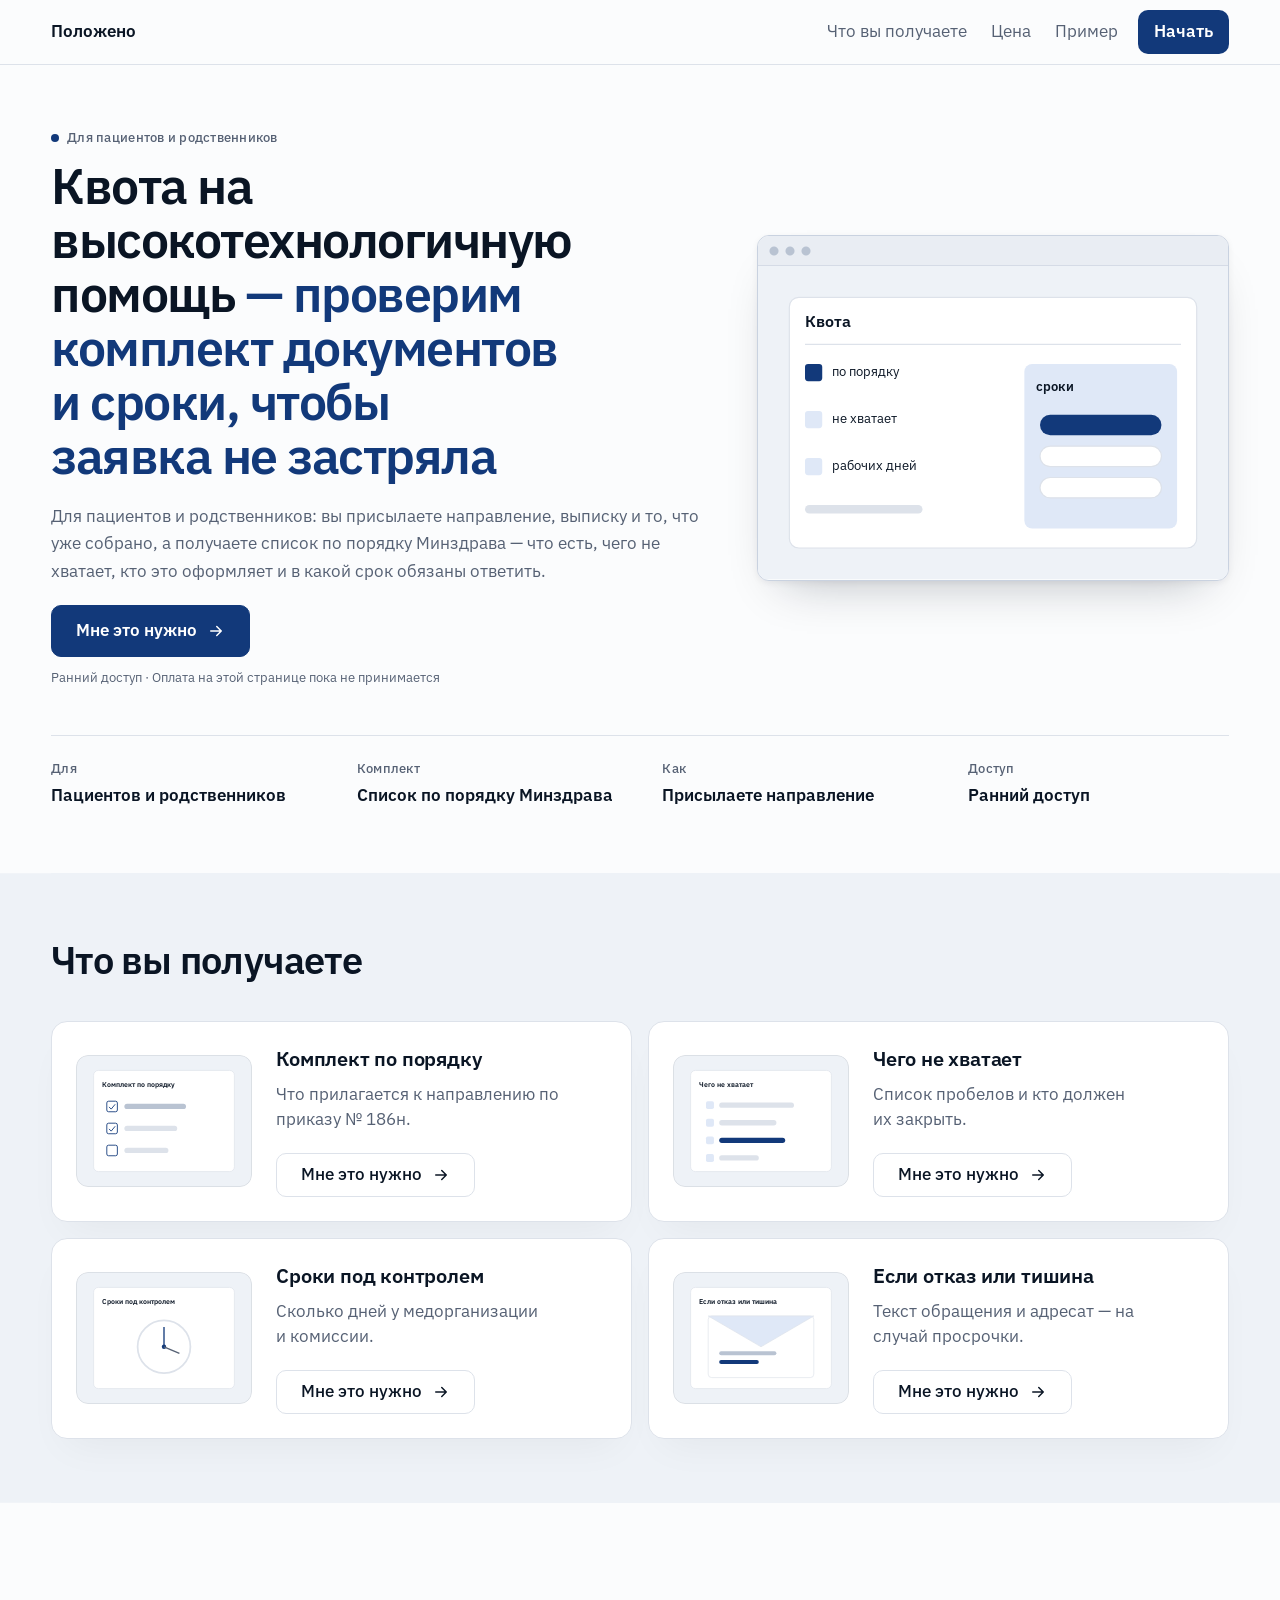
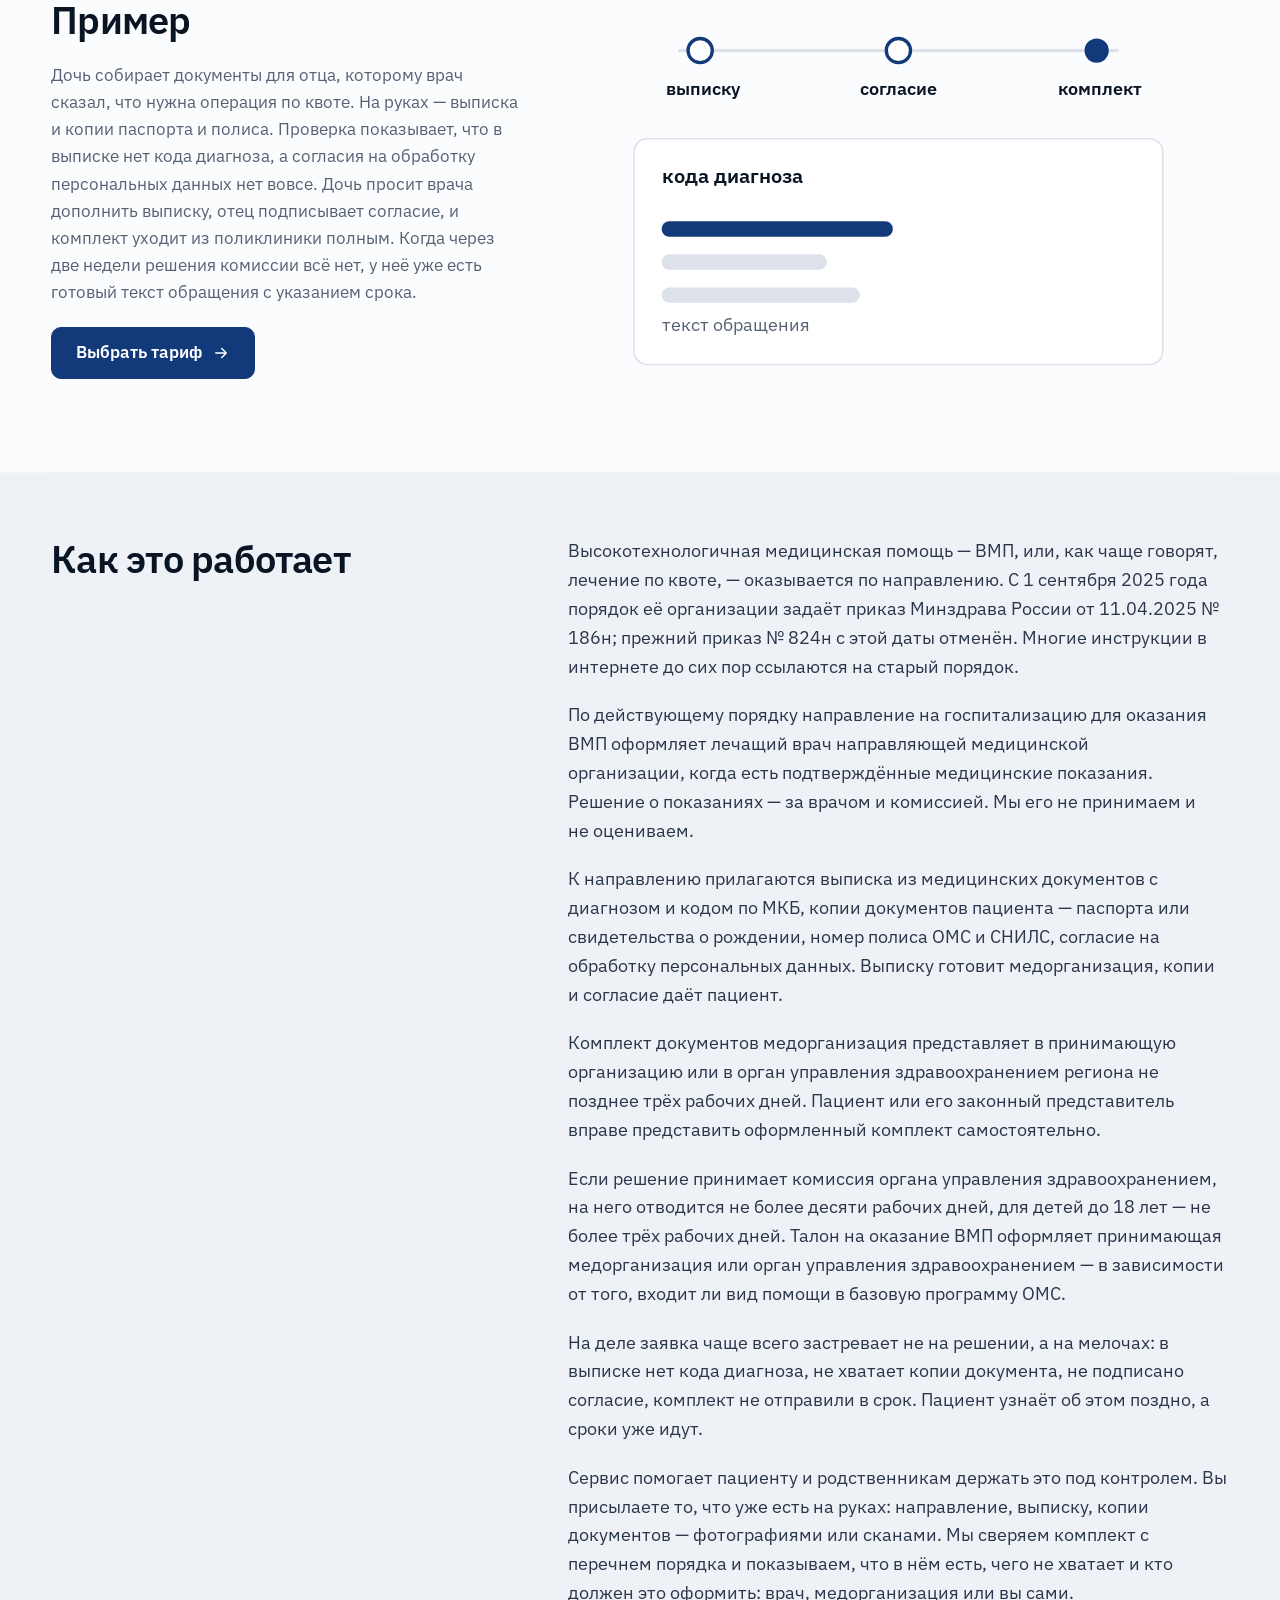
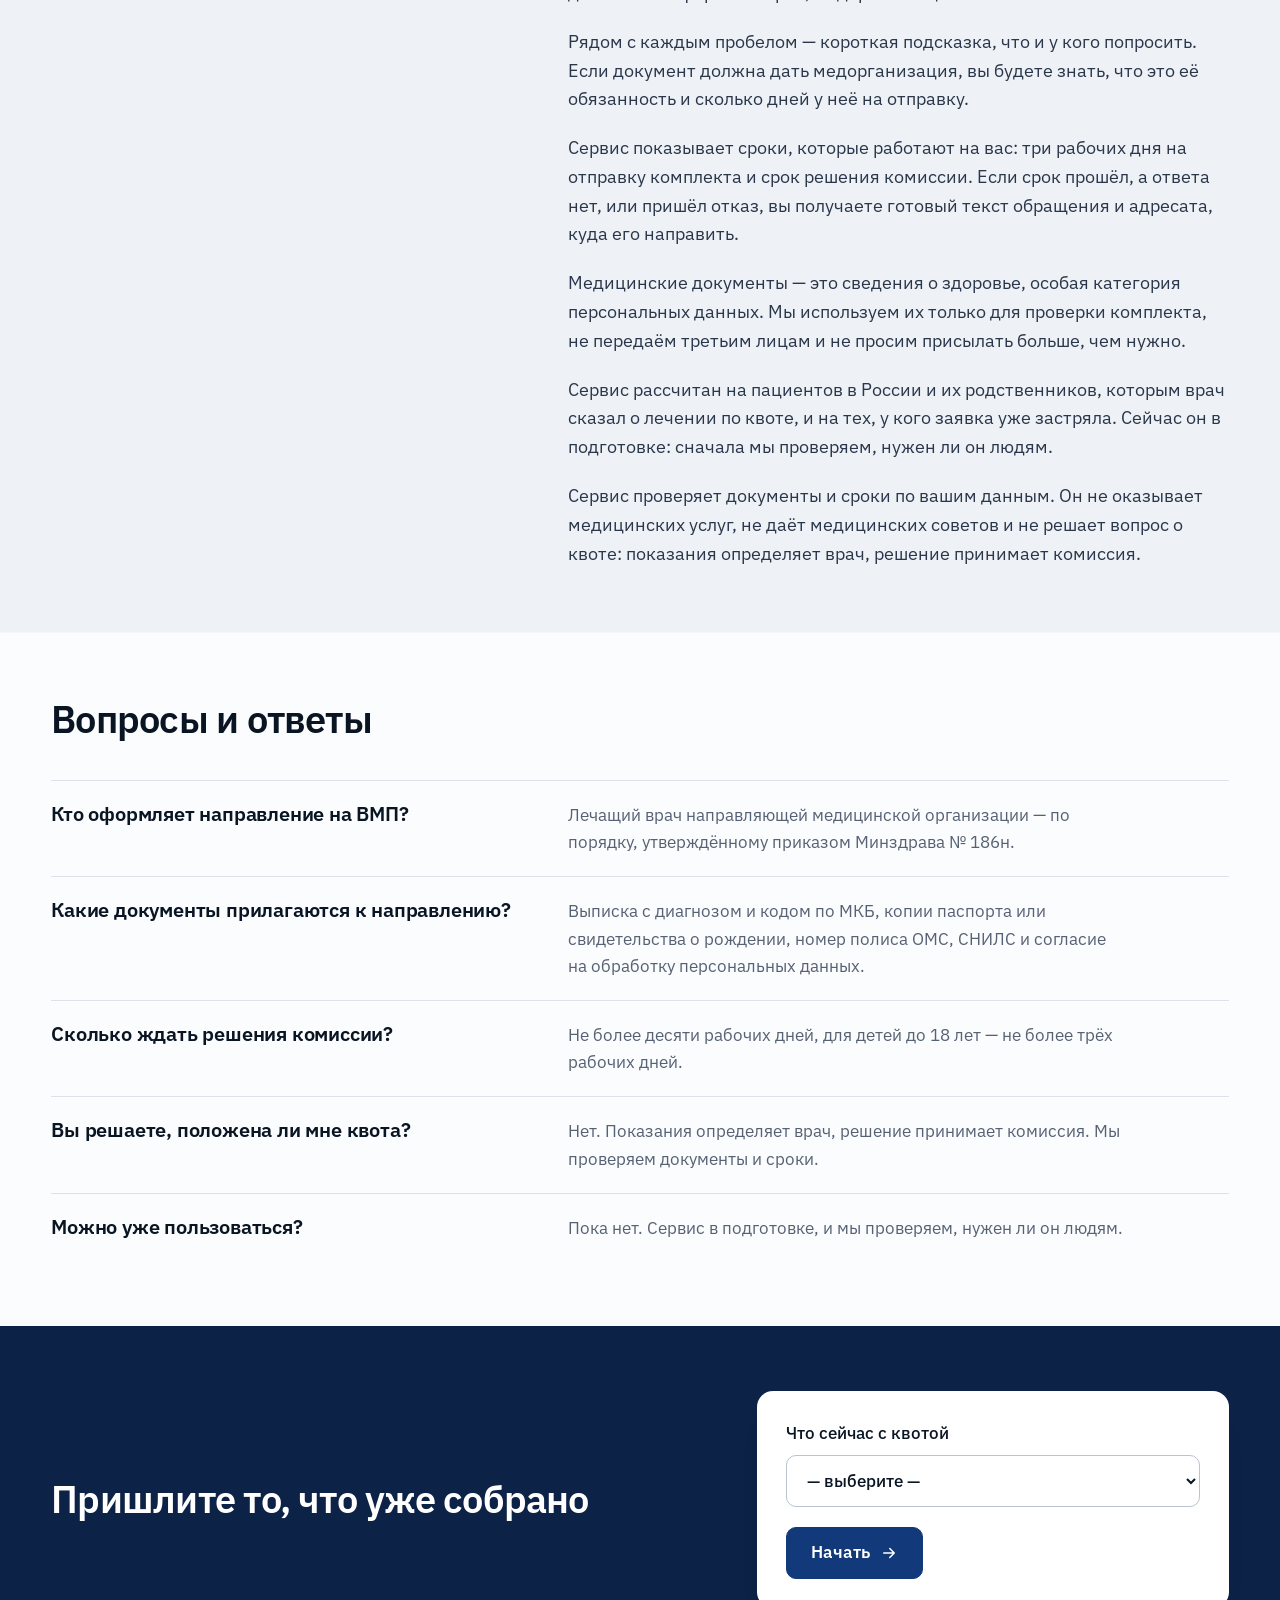
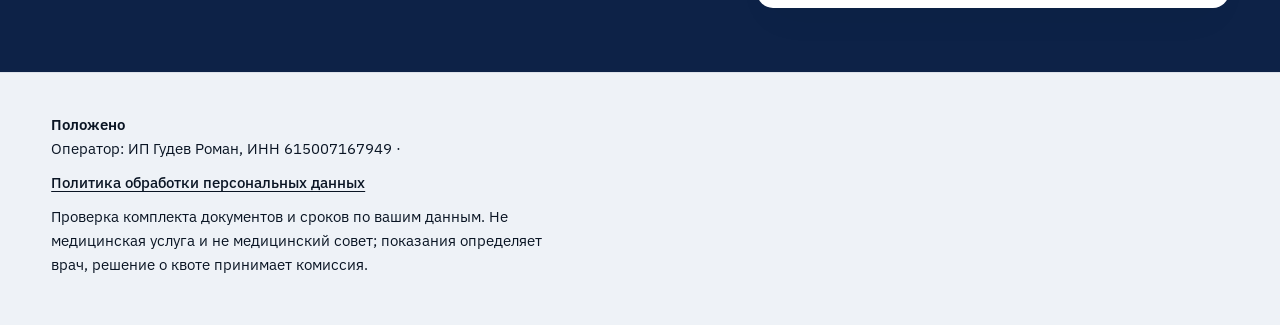
<file: index.html>
<!doctype html>
<html lang="ru">
<head>
<meta charset="utf-8">
<meta name="viewport" content="width=device-width,initial-scale=1">
<link rel="canonical" href="https://polozheno.veridok.ru/">
<title>Квота на ВМП — проверка комплекта документов и сроков</title>
<meta name="description" content="Нужна квота на высокотехнологичную медпомощь? Проверим комплект документов по порядку Минздрава, покажем, чего не хватает, и сроки комиссии.">
<link rel="icon" href="favicon.svg">
<link rel="stylesheet" href="https://super-romeo.github.io/smoki-base/v1/style.css">
<link rel="preconnect" href="https://fonts.googleapis.com">
<link rel="preconnect" href="https://fonts.gstatic.com" crossorigin>
<link rel="stylesheet" href="https://fonts.googleapis.com/css2?family=IBM+Plex+Sans:wght@400;500;600&display=swap">
<link rel="stylesheet" href="variant.css">
<script src="smoke.js" defer></script>
<!-- faq-jsonld:start -->
<script type="application/ld+json">
{
 "@context": "https://schema.org",
 "@type": "FAQPage",
 "mainEntity": [
  {
   "@type": "Question",
   "name": "Кто оформляет направление на ВМП?",
   "acceptedAnswer": {
    "@type": "Answer",
    "text": "Лечащий врач направляющей медицинской организации — по порядку, утверждённому приказом Минздрава № 186н."
   }
  },
  {
   "@type": "Question",
   "name": "Какие документы прилагаются к направлению?",
   "acceptedAnswer": {
    "@type": "Answer",
    "text": "Выписка с диагнозом и кодом по МКБ, копии паспорта или свидетельства о рождении, номер полиса ОМС, СНИЛС и согласие на обработку персональных данных."
   }
  },
  {
   "@type": "Question",
   "name": "Сколько ждать решения комиссии?",
   "acceptedAnswer": {
    "@type": "Answer",
    "text": "Не более десяти рабочих дней, для детей до 18 лет — не более трёх рабочих дней."
   }
  },
  {
   "@type": "Question",
   "name": "Вы решаете, положена ли мне квота?",
   "acceptedAnswer": {
    "@type": "Answer",
    "text": "Нет. Показания определяет врач, решение принимает комиссия. Мы проверяем документы и сроки."
   }
  },
  {
   "@type": "Question",
   "name": "Можно уже пользоваться?",
   "acceptedAnswer": {
    "@type": "Answer",
    "text": "Пока нет. Сервис в подготовке, и мы проверяем, нужен ли он людям."
   }
  }
 ]
}
</script>
<!-- faq-jsonld:end -->
</head>
<body>

<header><div class="shell">
  <a class="home" href="index.html" data-ev="click_logo_home">Положено</a>
  <nav><a href="#chto" data-ev="click_nav_chto">Что вы получаете</a><a href="price.html" data-ev="click_nav_cena">Цена</a><a href="#primer" data-ev="click_nav_primer">Пример</a><a href="#start" data-ev="click_nav_start">Начать</a></nav>
</div></header>

<main class="shell">
  <section class="split">
    <div class="stack">
      <p class="meta rise"><span class="dot"></span> Для пациентов и родственников</p>
      <h1 class="rise" style="--i:1" data-len="long">Квота на высокотехнологичную помощь&nbsp;<span class="soft">— проверим комплект документов и сроки, чтобы заявка не застряла</span></h1>
      <p class="rise" style="--i:2">Для пациентов и родственников: вы присылаете направление, выписку и то, что уже собрано, а получаете список по порядку Минздрава — что есть, чего не хватает, кто это оформляет и в какой срок обязаны ответить.</p>
      <a class="button rise" style="--i:3" href="price.html" data-ev="cta_click">Мне это нужно</a>
      <p class="meta rise" style="--i:4">Ранний доступ · Оплата на этой странице пока не принимается</p>
    </div>
    <figure class="window rise" style="--i:2"><svg aria-hidden="true" focusable="false" class="shot" xmlns="http://www.w3.org/2000/svg" viewBox="0 0 1200 800"><rect width="1200" height="800" fill="#eef2f7" /><rect x="80" y="80" width="1040" height="640" rx="24" fill="#ffffff" stroke="#dde2ea" stroke-width="3" /><text x="120" y="155" font-size="40" font-weight="600" fill="#0a1524">Квота</text><line x1="120" y1="200" x2="1080" y2="200" stroke="#dde2ea" stroke-width="3" /><rect x="120" y="250" width="44" height="44" rx="8" fill="#12397a" /><text x="190" y="282" font-size="32" fill="#0a1524">по порядку</text><rect x="120" y="370" width="44" height="44" rx="8" fill="#dfe8f7" /><text x="190" y="402" font-size="32" fill="#0a1524">не хватает</text><rect x="120" y="490" width="44" height="44" rx="8" fill="#dfe8f7" /><text x="190" y="522" font-size="32" fill="#0a1524">рабочих дней</text><rect x="120" y="610" width="300" height="22" rx="11" fill="#dde2ea" /><rect x="680" y="250" width="390" height="420" rx="20" fill="#dfe8f7" /><text x="710" y="320" font-size="34" font-weight="600" fill="#0a1524">сроки</text><rect x="720" y="380" width="310" height="52" rx="26" fill="#12397a" /><rect x="720" y="460" width="310" height="52" rx="26" fill="#ffffff" stroke="#dde2ea" stroke-width="3" /><rect x="720" y="540" width="310" height="52" rx="26" fill="#ffffff" stroke="#dde2ea" stroke-width="3" /></svg></figure>
    <dl class="facts">
      <div><dt>Для</dt><dd>Пациентов и родственников</dd></div>
      <div><dt>Комплект</dt><dd>Список по порядку Минздрава</dd></div>
      <div><dt>Как</dt><dd>Присылаете направление</dd></div>
      <div><dt>Доступ</dt><dd>Ранний доступ</dd></div>
    </dl>
  </section>

  <section id="chto" data-view="features_view">
    <div class="stack"><h2>Что вы получаете</h2></div>
    <div class="bento">
      <article class="tile stack reveal">
        <div class="art"><svg aria-hidden="true" focusable="false" xmlns="http://www.w3.org/2000/svg" viewBox="0 0 800 600"><rect width="800" height="600" fill="#eef2f7" /><rect x="80" y="70" width="640" height="460" rx="22" fill="#ffffff" stroke="#dde2ea" stroke-width="3" /><text x="120" y="145" font-size="32" font-weight="600" fill="#0a1524">Комплект по порядку</text><rect x="140" y="210" width="48" height="48" rx="8" fill="#ffffff" stroke="#12397a" stroke-width="4" /><rect x="220" y="222" width="280" height="24" rx="12" fill="#b9c3d2" /><polyline points="150,236 160,246 178,224" fill="none" stroke="#12397a" stroke-width="4" /><rect x="140" y="310" width="48" height="48" rx="8" fill="#ffffff" stroke="#12397a" stroke-width="4" /><rect x="220" y="322" width="240" height="24" rx="12" fill="#dde2ea" /><polyline points="150,336 160,346 178,324" fill="none" stroke="#12397a" stroke-width="4" /><rect x="140" y="410" width="48" height="48" rx="8" fill="#ffffff" stroke="#12397a" stroke-width="4" /><rect x="220" y="422" width="200" height="24" rx="12" fill="#dde2ea" /></svg></div>
        <h3>Комплект по порядку</h3><p>Что прилагается к направлению по приказу № 186н.</p>
        <a class="button quiet" href="price.html" data-ev="feature_komplekt">Мне это нужно</a>
      </article>
      <article class="tile stack reveal">
        <div class="art"><svg aria-hidden="true" focusable="false" xmlns="http://www.w3.org/2000/svg" viewBox="0 0 800 600"><rect width="800" height="600" fill="#eef2f7" /><rect x="80" y="70" width="640" height="460" rx="22" fill="#ffffff" stroke="#dde2ea" stroke-width="3" /><text x="120" y="145" font-size="32" font-weight="600" fill="#0a1524">Чего не хватает</text><rect x="150" y="210" width="36" height="36" rx="8" fill="#dfe8f7" /><rect x="210" y="216" width="340" height="24" rx="12" fill="#dde2ea" /><rect x="150" y="290" width="36" height="36" rx="8" fill="#dfe8f7" /><rect x="210" y="296" width="260" height="24" rx="12" fill="#dde2ea" /><rect x="150" y="370" width="36" height="36" rx="8" fill="#dfe8f7" /><rect x="210" y="376" width="300" height="24" rx="12" fill="#12397a" /><rect x="150" y="450" width="36" height="36" rx="8" fill="#dfe8f7" /><rect x="210" y="456" width="180" height="24" rx="12" fill="#dde2ea" /></svg></div>
        <h3>Чего не хватает</h3><p>Список пробелов и кто должен их закрыть.</p>
        <a class="button quiet" href="price.html" data-ev="feature_probely">Мне это нужно</a>
      </article>
      <article class="tile stack reveal">
        <div class="art"><svg aria-hidden="true" focusable="false" xmlns="http://www.w3.org/2000/svg" viewBox="0 0 800 600"><rect width="800" height="600" fill="#eef2f7" /><rect x="80" y="70" width="640" height="460" rx="22" fill="#ffffff" stroke="#dde2ea" stroke-width="3" /><text x="120" y="145" font-size="32" font-weight="600" fill="#0a1524">Сроки под контролем</text><circle cx="400" cy="340" r="120" fill="#ffffff" stroke="#dde2ea" stroke-width="8" /><circle cx="400" cy="340" r="10" fill="#12397a" /><polyline points="400,340 400,250" fill="none" stroke="#12397a" stroke-width="6" /><polyline points="400,340 470,370" fill="none" stroke="#566174" stroke-width="6" /></svg></div>
        <h3>Сроки под контролем</h3><p>Сколько дней у медорганизации и комиссии.</p>
        <a class="button quiet" href="price.html" data-ev="feature_sroki">Мне это нужно</a>
      </article>
      <article class="tile stack reveal">
        <div class="art"><svg aria-hidden="true" focusable="false" xmlns="http://www.w3.org/2000/svg" viewBox="0 0 800 600"><rect width="800" height="600" fill="#eef2f7" /><rect x="80" y="70" width="640" height="460" rx="22" fill="#ffffff" stroke="#dde2ea" stroke-width="3" /><text x="120" y="145" font-size="32" font-weight="600" fill="#0a1524">Если отказ или тишина</text><rect x="160" y="200" width="480" height="280" rx="16" fill="#ffffff" stroke="#dde2ea" stroke-width="3" /><polygon points="160,200 400,340 640,200" fill="#dfe8f7" stroke="#dde2ea" stroke-width="3" /><rect x="210" y="360" width="260" height="18" rx="9" fill="#b9c3d2" /><rect x="210" y="400" width="180" height="18" rx="9" fill="#12397a" /></svg></div>
        <h3>Если отказ или тишина</h3><p>Текст обращения и адресат — на случай просрочки.</p>
        <a class="button quiet" href="price.html" data-ev="feature_obrashchenie">Мне это нужно</a>
      </article>
    </div>
  </section>

  <section id="primer" data-view="example_view" class="split flip">
    <div class="stack">
      <h2>Пример</h2>
      <p>Дочь собирает документы для отца, которому врач сказал, что нужна операция по квоте. На руках — выписка и копии паспорта и полиса. Проверка показывает, что в выписке нет кода диагноза, а согласия на обработку персональных данных нет вовсе. Дочь просит врача дополнить выписку, отец подписывает согласие, и комплект уходит из поликлиники полным. Когда через две недели решения комиссии всё нет, у неё уже есть готовый текст обращения с указанием срока.</p>
    <a class="button" href="price.html" data-ev="click_cta_after_example">Выбрать тариф</a>
    </div>
<svg aria-hidden="true" focusable="false" class="shot reveal" xmlns="http://www.w3.org/2000/svg" viewBox="0 0 1200 800"><rect width="1200" height="800" fill="#eef2f7" /><line x1="200" y1="150" x2="1000" y2="150" stroke="#dde2ea" stroke-width="6" /><circle cx="240" cy="150" r="22" fill="#ffffff" stroke="#12397a" stroke-width="6" /><text x="178" y="230" font-size="32" font-weight="600" fill="#0a1524">выписку</text><circle cx="600" cy="150" r="22" fill="#ffffff" stroke="#12397a" stroke-width="6" /><text x="530" y="230" font-size="32" font-weight="600" fill="#0a1524">согласие</text><circle cx="960" cy="150" r="22" fill="#12397a" /><text x="890" y="230" font-size="32" font-weight="600" fill="#0a1524">комплект</text><rect x="120" y="310" width="960" height="410" rx="24" fill="#ffffff" stroke="#dde2ea" stroke-width="3" /><text x="170" y="390" font-size="36" font-weight="600" fill="#0a1524">кода диагноза</text><rect x="170" y="460" width="420" height="28" rx="14" fill="#12397a" /><rect x="170" y="520" width="300" height="28" rx="14" fill="#dde2ea" /><rect x="170" y="580" width="360" height="28" rx="14" fill="#dde2ea" /><text x="170" y="660" font-size="32" fill="#566174">текст обращения</text></svg>
  </section>
<!-- seo-tekst:start -->
  <section id="opis" class="split flip">
    <div class="stack"><h2>Как это работает</h2></div>
    <div class="stack">
      <p>Высокотехнологичная медицинская помощь — ВМП, или, как чаще говорят, лечение по квоте, — оказывается по направлению. С 1 сентября 2025 года порядок её организации задаёт приказ Минздрава России от 11.04.2025 № 186н; прежний приказ № 824н с этой даты отменён. Многие инструкции в интернете до сих пор ссылаются на старый порядок.</p>
    <p>По действующему порядку направление на госпитализацию для оказания ВМП оформляет лечащий врач направляющей медицинской организации, когда есть подтверждённые медицинские показания. Решение о показаниях — за врачом и комиссией. Мы его не принимаем и не оцениваем.</p>
    <p>К направлению прилагаются выписка из медицинских документов с диагнозом и кодом по МКБ, копии документов пациента — паспорта или свидетельства о рождении, номер полиса ОМС и СНИЛС, согласие на обработку персональных данных. Выписку готовит медорганизация, копии и согласие даёт пациент.</p>
    <p>Комплект документов медорганизация представляет в принимающую организацию или в орган управления здравоохранением региона не позднее трёх рабочих дней. Пациент или его законный представитель вправе представить оформленный комплект самостоятельно.</p>
    <p>Если решение принимает комиссия органа управления здравоохранением, на него отводится не более десяти рабочих дней, для детей до 18 лет — не более трёх рабочих дней. Талон на оказание ВМП оформляет принимающая медорганизация или орган управления здравоохранением — в зависимости от того, входит ли вид помощи в базовую программу ОМС.</p>
    <p>На деле заявка чаще всего застревает не на решении, а на мелочах: в выписке нет кода диагноза, не хватает копии документа, не подписано согласие, комплект не отправили в срок. Пациент узнаёт об этом поздно, а сроки уже идут.</p>
    <p>Сервис помогает пациенту и родственникам держать это под контролем. Вы присылаете то, что уже есть на руках: направление, выписку, копии документов — фотографиями или сканами. Мы сверяем комплект с перечнем порядка и показываем, что в нём есть, чего не хватает и кто должен это оформить: врач, медорганизация или вы сами.</p>
    <p>Рядом с каждым пробелом — короткая подсказка, что и у кого попросить. Если документ должна дать медорганизация, вы будете знать, что это её обязанность и сколько дней у неё на отправку.</p>
    <p>Сервис показывает сроки, которые работают на вас: три рабочих дня на отправку комплекта и срок решения комиссии. Если срок прошёл, а ответа нет, или пришёл отказ, вы получаете готовый текст обращения и адресата, куда его направить.</p>
    <p>Медицинские документы — это сведения о здоровье, особая категория персональных данных. Мы используем их только для проверки комплекта, не передаём третьим лицам и не просим присылать больше, чем нужно.</p>
    <p>Сервис рассчитан на пациентов в России и их родственников, которым врач сказал о лечении по квоте, и на тех, у кого заявка уже застряла. Сейчас он в подготовке: сначала мы проверяем, нужен ли он людям.</p>
    <p>Сервис проверяет документы и сроки по вашим данным. Он не оказывает медицинских услуг, не даёт медицинских советов и не решает вопрос о квоте: показания определяет врач, решение принимает комиссия.</p>
    </div>
  </section>
  <section id="faq">
    <div class="stack"><h2>Вопросы и ответы</h2></div>
    <div class="rows">
      <div class="split flip"><h3>Кто оформляет направление на ВМП?</h3><p>Лечащий врач направляющей медицинской организации — по порядку, утверждённому приказом Минздрава № 186н.</p></div>
      <div class="split flip"><h3>Какие документы прилагаются к направлению?</h3><p>Выписка с диагнозом и кодом по МКБ, копии паспорта или свидетельства о рождении, номер полиса ОМС, СНИЛС и согласие на обработку персональных данных.</p></div>
      <div class="split flip"><h3>Сколько ждать решения комиссии?</h3><p>Не более десяти рабочих дней, для детей до 18 лет — не более трёх рабочих дней.</p></div>
      <div class="split flip"><h3>Вы решаете, положена ли мне квота?</h3><p>Нет. Показания определяет врач, решение принимает комиссия. Мы проверяем документы и сроки.</p></div>
      <div class="split flip"><h3>Можно уже пользоваться?</h3><p>Пока нет. Сервис в подготовке, и мы проверяем, нужен ли он людям.</p></div>
    </div>
  </section>
<!-- seo-tekst:end -->
  <section id="start" data-view="start_view" class="split">
    <div class="stack">
      <h2>Пришлите то, что уже собрано</h2>
    </div>
    <div class="tile stack">
      <label>Что сейчас с квотой<select data-ev-focus="form_start"><option value="">— выберите —</option><option>Врач сказал о квоте</option><option>Собираю документы</option><option>Документы отправлены, ответа нет</option><option>Пришёл отказ</option></select></label>
      <a class="button" href="price.html" data-ev="form_submit_click">Начать</a>
    </div>
  </section>
</main>

<footer><div class="shell">
  <p><b>Положено</b></p>
  <p>Оператор: ИП Гудев Роман, ИНН 615007167949 &middot; <a href="privacy.html" data-ev="click_legal_privacy">Политика обработки персональных данных</a></p>
  <p>Проверка комплекта документов и сроков по вашим данным. Не медицинская услуга и не медицинский совет; показания определяет врач, решение о квоте принимает комиссия.</p>
</div></footer>

</body>
</html>
</file>
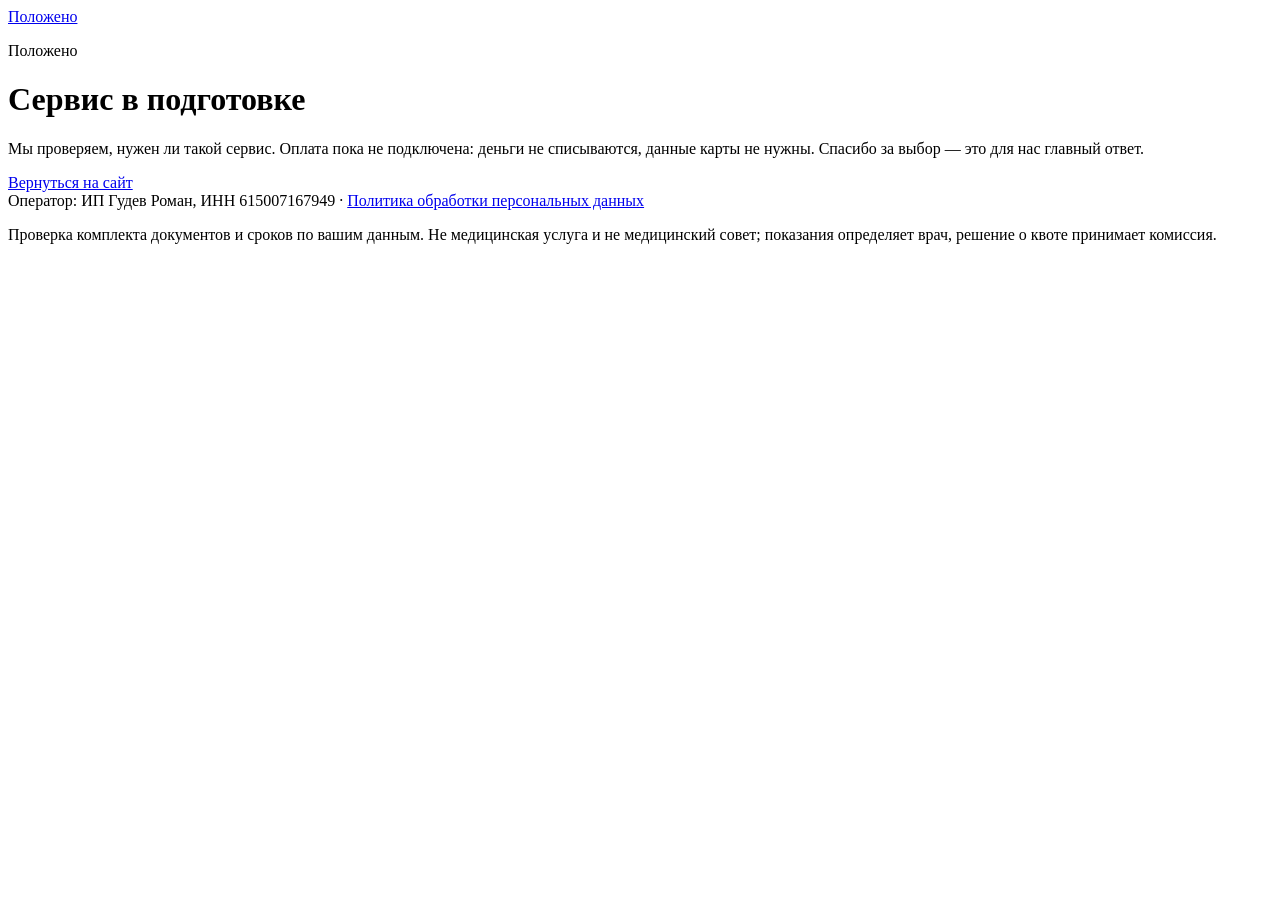
<file: pay.html>
<!doctype html>
<html lang="ru">
<head>
<meta charset="utf-8">
<meta name="viewport" content="width=device-width,initial-scale=1">
<link rel="canonical" href="https://polozheno.veridok.ru/pay.html">
<title>Положено — оплата пока не подключена</title>
<meta name="robots" content="noindex,nofollow">
<link rel="icon" href="favicon.svg">
<link rel="stylesheet" href="https://super-romeo.github.io/smoki-base/v1/style.css">
<script src="smoke.js" defer></script>
</head>
<body data-page="pay">
<header class="site"><div class="wrap bar">
  <a class="brand" href="index.html" data-ev="click_logo_home"><span class="mark"></span>Положено</a>
</div></header>
<main class="page"><div class="wrap narrow center">
  <p class="eyebrow">Положено</p>
  <h1>Сервис в подготовке</h1>
  <p class="lead">Мы проверяем, нужен ли такой сервис. Оплата пока не подключена: деньги не списываются, данные карты не нужны. Спасибо за выбор — это для нас главный ответ.</p>
  <p class="note" data-show="plan" hidden>Выбранный тариф записан обезличенно, без ваших данных.</p>
  <p class="note" data-show="feature" hidden>Выбранная функция записана обезличенно, без ваших данных.</p>
  <p class="note" data-show="intent" hidden>Запрос записан обезличенно, без ваших данных и документов.</p>
  <div class="actions"><a class="btn primary" href="index.html" data-ev="click_back">Вернуться на сайт</a></div>
  <p class="note" data-show="sent" hidden>Спасибо — напишем один раз, когда сервис заработает.</p>
  <div id="email-box" class="card" style="margin:44px auto 0;max-width:560px;text-align:left"><h2>Сообщить о запуске</h2><p>Если хотите, оставьте почту — пришлём одно письмо, когда сервис заработает. Поле необязательное.</p><div data-form-slot></div><p class="note" style="margin:6px 0 0"><a href="privacy.html" data-ev="click_legal_privacy">Политика обработки персональных данных</a></p></div>
</div></main>
<footer class="site-foot"><div class="wrap">
  <p style="margin:0">Оператор: ИП Гудев Роман, ИНН 615007167949 &middot; <a href="privacy.html" data-ev="click_legal_privacy">Политика обработки персональных данных</a></p>
  <p class="muted">Проверка комплекта документов и сроков по вашим данным. Не медицинская услуга и не медицинский совет; показания определяет врач, решение о квоте принимает комиссия.</p>
</div></footer>
</body>
</html>
</file>
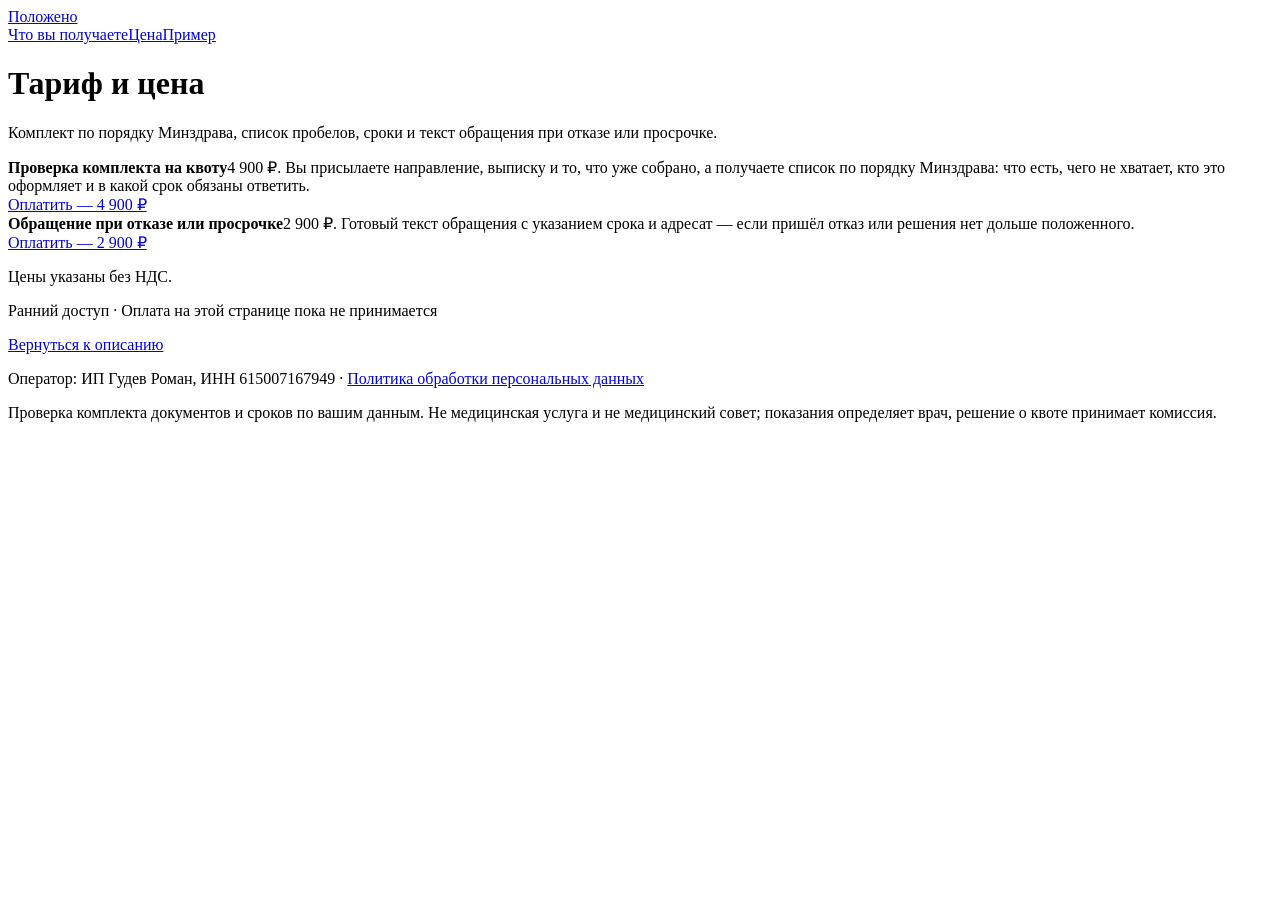
<file: price.html>
<!doctype html>
<html lang="ru">
<head>
<meta charset="utf-8">
<meta name="viewport" content="width=device-width,initial-scale=1">
<link rel="canonical" href="https://polozheno.veridok.ru/price.html">
<title>Цена — проверка документов на квоту ВМП</title>
<meta name="description" content="Цена проверки комплекта документов на квоту высокотехнологичной медицинской помощи: перечень по порядку Минздрава, пробелы, сроки и обращение при отказе.">
<link rel="icon" href="favicon.svg">
<link rel="stylesheet" href="https://super-romeo.github.io/smoki-base/v1/style.css">
<script src="smoke.js" defer></script>
<script>
  /* Открыт экран цен — price_view через smoke.js (window.smokeTrack). */
  document.addEventListener("DOMContentLoaded", function () { if (window.smokeTrack) window.smokeTrack("price_view"); });
</script>
</head>
<body data-page="price">

<header><div class="wrap">
  <div class="logo"><a href="index.html" data-ev="click_logo_home">Положено</a></div>
  <nav class="top"><a href="index.html#chto" data-ev="click_nav_chto">Что вы получаете</a><a href="price.html" data-ev="click_nav_cena">Цена</a><a href="index.html#primer" data-ev="click_nav_primer">Пример</a></nav>
</div></header>

<div class="wrap">
  <div class="hero">
    <h1>Тариф и цена</h1>
    <p class="sub">Комплект по порядку Минздрава, список пробелов, сроки и текст обращения при отказе или просрочке.</p>
  </div>

  <section id="cena">
    <div class="grid">
      <div class="card"><b>Проверка комплекта на квоту</b><span>4 900 ₽. Вы присылаете направление, выписку и то, что уже собрано, а получаете список по порядку Минздрава: что есть, чего не хватает, кто это оформляет и в какой срок обязаны ответить.</span><br><a class="btn" href="pay.html?plan=paket" data-ev="payment_click click_pay_paket">Оплатить — 4 900 ₽</a></div>
      <div class="card"><b>Обращение при отказе или просрочке</b><span>2 900 ₽. Готовый текст обращения с указанием срока и адресат — если пришёл отказ или решения нет дольше положенного.</span><br><a class="btn" href="pay.html?plan=obrashchenie" data-ev="payment_click click_pay_obrashchenie">Оплатить — 2 900 ₽</a></div>
    </div>
    <p class="note nalog">Цены указаны без НДС.</p>
    <p class="cta-note">Ранний доступ · Оплата на этой странице пока не принимается</p>
    <div class="actions"><a class="btn" href="index.html" data-ev="click_back">Вернуться к описанию</a></div>
  </section>
</div>

<footer><div class="wrap">
  <p>Оператор: ИП Гудев Роман, ИНН 615007167949 &middot; <a href="privacy.html" data-ev="click_legal_privacy">Политика обработки персональных данных</a></p>
  <p class="muted">Проверка комплекта документов и сроков по вашим данным. Не медицинская услуга и не медицинский совет; показания определяет врач, решение о квоте принимает комиссия.</p>
</div></footer>

</body>
</html>
</file>
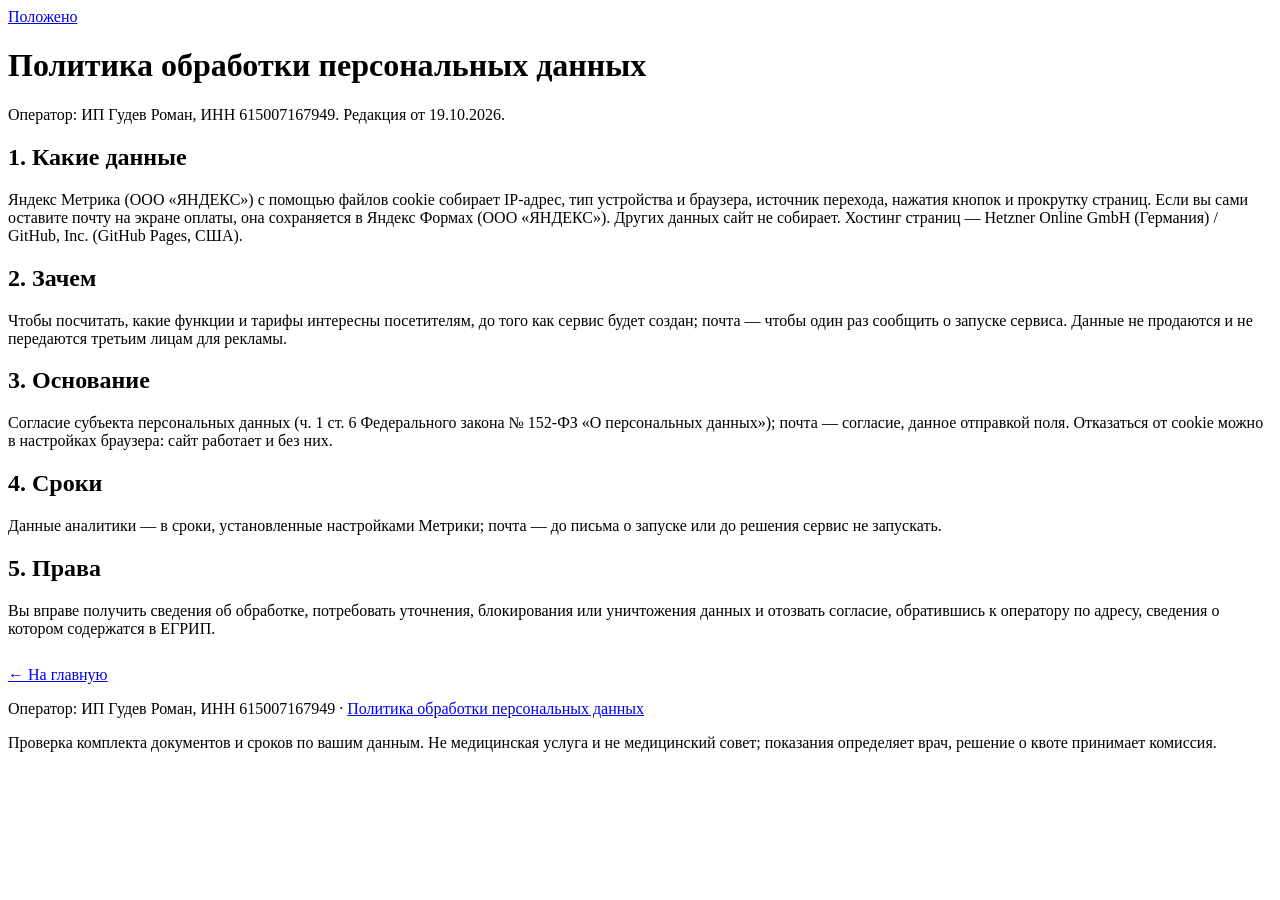
<file: privacy.html>
<!doctype html>
<html lang="ru">
<head>
<meta charset="utf-8">
<meta name="viewport" content="width=device-width,initial-scale=1">
<link rel="canonical" href="https://polozheno.veridok.ru/privacy.html">
<title>Положено — Политика обработки персональных данных</title>
<meta name="description" content="Положено: какие данные собирает сайт, зачем, куда они передаются, сколько хранятся и ваши права.">
<link rel="icon" href="favicon.svg">
<link rel="stylesheet" href="https://super-romeo.github.io/smoki-base/v1/style.css">
<script src="smoke.js" defer></script>
</head>
<body>
<header class="site"><div class="wrap bar">
  <a class="brand" href="index.html" data-ev="click_logo_home"><span class="mark"></span>Положено</a>
</div></header>
<main class="page"><div class="wrap narrow doc">
  <h1>Политика обработки персональных данных</h1>
  <p class="lead">Оператор: ИП Гудев Роман, ИНН 615007167949. Редакция от 19.10.2026.</p>
  <h2>1. Какие данные</h2>
  <p>Яндекс Метрика (ООО «ЯНДЕКС») с помощью файлов cookie собирает IP-адрес, тип устройства и браузера, источник перехода, нажатия кнопок и прокрутку страниц. Если вы сами оставите почту на экране оплаты, она сохраняется в Яндекс Формах (ООО «ЯНДЕКС»). Других данных сайт не собирает. Хостинг страниц — Hetzner Online GmbH (Германия) / GitHub, Inc. (GitHub Pages, США).</p>
  <h2>2. Зачем</h2>
  <p>Чтобы посчитать, какие функции и тарифы интересны посетителям, до того как сервис будет создан; почта — чтобы один раз сообщить о запуске сервиса. Данные не продаются и не передаются третьим лицам для рекламы.</p>
  <h2>3. Основание</h2>
  <p>Согласие субъекта персональных данных (ч. 1 ст. 6 Федерального закона № 152-ФЗ «О персональных данных»); почта — согласие, данное отправкой поля. Отказаться от cookie можно в настройках браузера: сайт работает и без них.</p>
  <h2>4. Сроки</h2>
  <p>Данные аналитики — в сроки, установленные настройками Метрики; почта — до письма о запуске или до решения сервис не запускать.</p>
  <h2>5. Права</h2>
  <p>Вы вправе получить сведения об обработке, потребовать уточнения, блокирования или уничтожения данных и отозвать согласие, обратившись к оператору по адресу, сведения о котором содержатся в ЕГРИП.</p>
  <p style="margin-top:28px"><a href="index.html" data-ev="click_legal_back">&larr; На главную</a></p>
</div></main>
<footer class="site-foot"><div class="wrap">
  <p style="margin:0">Оператор: ИП Гудев Роман, ИНН 615007167949 &middot; <a href="privacy.html" data-ev="click_legal_privacy">Политика обработки персональных данных</a></p>
  <p class="muted">Проверка комплекта документов и сроков по вашим данным. Не медицинская услуга и не медицинский совет; показания определяет врач, решение о квоте принимает комиссия.</p>
</div></footer>
</body>
</html>
</file>
<file: variant.css>
/* Final sample v13 — one layer (СМ-45): tokens in :root, then general rules.
   Owner's ten choices: layout 17 · IBM Plex Sans · navy palette · background 06 (grey bands, dark form band) ·
   shape 02 (medium radius) · cards 05 (2×2, picture on the side) · hero 07 (picture in a window frame) ·
   density 02 (compact) · header 07 (button in header, light-grey footer) · motion 04 (load cascade only).
   Four commands on top: polish (whole) · emil-design-eng (interaction layer, no image placeholder colour) ·
   mobile-native (safe areas, footer press) · typeset (measure, leading and tracking per role, fallback face). */

/* fallback with Plex metrics: the swap from Segoe UI / Arial does not reflow lines */
@font-face { font-family: "Plex Fallback"; src: local("Segoe UI"), local("Arial"); size-adjust: 101.7%; ascent-override: 100.8%; descent-override: 27%; line-gap-override: 0%; }

:root {
  /* colour — one blue accent; white text on it passes AA */
  --canvas: #fbfcfd;
  --surface: #ffffff;
  --ink: #0a1524;
  --steel: #566174;
  --line: #dde2ea;
  --line-strong: #b9c3d2;
  --accent: #12397a;
  --accent-hover: #0d2247;              /* the dark band colour, no new hue */
  --accent-wash: #dfe8f7;
  --focus: #2f6fd6;
  --band-grey: #eef2f7;
  --band-dark: #0d2247;
  --shadow: 0 20px 40px -15px rgba(0, 0, 0, .05);
  /* type — one family; the larger the type, the tighter tracking and leading */
  --font-sans: "IBM Plex Sans", "Plex Fallback", "Segoe UI", system-ui, sans-serif;
  --text-display: clamp(2.25rem, 5vw, 3.75rem);
  --text-h2: clamp(1.75rem, 3vw, 2.5rem);
  --text-h3: 1.25rem;
  --text-body: 1.0625rem;
  --text-meta: .8125rem;
  --tracking-display: -.03em;
  --tracking: -.02em;
  --tracking-h3: -.01em;
  --leading-display: 1.08;
  --leading-tight: 1.15;
  --leading-h3: 1.3;
  --leading-body: 1.6;                  /* 1.55 on phones */
  --leading-snug: 1.5;                  /* short measure in cards */
  --measure: 56ch;                      /* about 70 characters of Plex per line */
  --measure-lead: 41.5rem;               /* hero lead keeps two lines at 1280; rem, because ch on an animated element can resolve against the fallback face */
  /* space, shape */
  --max: 1400px;
  --gutter: clamp(1rem, 4vw, 4rem);
  --section: 4rem;                      /* 3rem on phones */
  --gap: clamp(1.5rem, 3.5vw, 3.5rem);
  --head-gap: clamp(1.75rem, 3vw, 2.5rem);
  --pad-card: 1.75rem;                  /* 1.5rem on phones */
  --radius-card: 1rem;
  --radius-inner: .75rem;
  --radius-control: .625rem;            /* fields, buttons, header links */
  --header-h: 65px;                     /* sticky header with its border; 57px on phones */
  /* motion — UI feedback under 300ms */
  --ease-out: cubic-bezier(.23, 1, .32, 1);
  --dur: .15s;                          /* hover, colour */
  --dur-press: .16s;
  --dur-rise: .5s;                      /* first-screen cascade item */
  --stagger: 60ms;
  --press: .97;
  --arrow: url("data:image/svg+xml,%3Csvg xmlns='http://www.w3.org/2000/svg' viewBox='0 0 24 24' fill='none' stroke='%23000' stroke-width='2' stroke-linecap='round' stroke-linejoin='round'%3E%3Cpath d='M5 12h14M13 6l6 6-6 6'/%3E%3C/svg%3E");
}
@media (max-width: 767px) {
  :root { --section: 3rem; --gap: max(2rem, 5vw); --pad-card: 1.5rem; --leading-body: 1.55; --header-h: 57px; }
}

/* base */
*, *::before, *::after { box-sizing: border-box; }
html { scroll-behavior: smooth; scroll-padding-top: var(--header-h); -webkit-text-size-adjust: 100%; text-size-adjust: 100%; }
body { margin: 0; background: var(--canvas); color: var(--ink); font: 400 var(--text-body)/var(--leading-body) var(--font-sans); -webkit-font-smoothing: antialiased; -moz-osx-font-smoothing: grayscale; text-rendering: optimizeLegibility; font-synthesis: none; }
h1, h2, h3 { margin: 0; color: var(--ink); font-weight: 600; letter-spacing: var(--tracking); line-height: var(--leading-tight); text-wrap: balance; }
h1 { font-size: var(--text-display); letter-spacing: var(--tracking-display); line-height: var(--leading-display); }
/* long headlines (German, Polish, Russian…): the page sets data-len on h1 — long: over 70 characters, xlong: over 100 */
h1[data-len="long"] { --text-display: clamp(2.125rem, 4vw, 3.125rem); }
h1[data-len="xlong"] { --text-display: clamp(2rem, 3.6vw, 2.875rem); }
h3, dd { hyphens: auto; hyphenate-limit-chars: 12 4 4; }   /* long words in narrow cards and facts; the headline is not hyphenated */
h2 { font-size: var(--text-h2); }
h3 { font-size: var(--text-h3); letter-spacing: var(--tracking-h3); line-height: var(--leading-h3); }
p { margin: 0; color: var(--steel); max-width: var(--measure); }
h1 + p { max-width: var(--measure-lead); }
p, dd { text-wrap: pretty; }
h1, h2, h3, p, dd { overflow-wrap: anywhere; }   /* anywhere, not break-word: it also shrinks the column's minimum width */
.tile p { hyphens: auto; }
b { font-weight: 600; color: var(--ink); }
a { color: inherit; text-decoration-thickness: from-font; text-underline-offset: .2em; }
img { max-width: 100%; -webkit-user-drag: none; }
::selection { background: var(--accent-wash); color: var(--ink); }
:focus-visible, select:focus { outline: 2px solid var(--focus); outline-offset: 3px; }
select:focus:not(:focus-visible) { outline: 0; }

/* layout */
.shell { max-width: var(--max); margin: 0 auto; padding: 0 max(var(--gutter), env(safe-area-inset-right, 0px)) 0 max(var(--gutter), env(safe-area-inset-left, 0px)); }
section { padding: var(--section) 0; border-top: 1px solid transparent; }   /* 1px seam between blocks */
main > section:first-child { border-top: 0; }
main > section:not(.split) > * + * { margin-top: var(--head-gap); }
.split { display: grid; grid-template-columns: var(--cols, minmax(0, 7fr) minmax(0, 5fr)); gap: 1.5rem var(--gap); }
.flip { --cols: minmax(0, 5fr) minmax(0, 7fr); }
.split:has(> .stack + p) { --cols: minmax(0, 1fr); row-gap: .625rem; }   /* a bare sub-line sits under its heading */
section.split > .stack:first-child { align-self: center; }                 /* the shorter side centres against the taller */
.stack { display: grid; gap: 1.25rem; align-content: start; justify-items: start; }
.split > *, .stack > *, .bento > * { min-width: 0; }   /* a long word must wrap inside its column, not widen it (rollout: German pages) */
.stack > .meta + :is(h1, h2) { margin-top: -.5rem; }                       /* eyebrow belongs to its heading */
.stack > h3 + p { margin-top: -.625rem; }                                  /* card title belongs to its text */
.bento { display: grid; grid-template-columns: repeat(2, minmax(0, 1fr)); gap: 1rem; }

/* block backgrounds: grey bands, one dark form band (full-bleed) */
main > section:has(> .bento), #opis { --band: var(--band-grey); }   /* cards block by structure: every page has its own id */
#start { --band: var(--band-dark); --ink: #ffffff; --steel: #c3cee2; --accent-wash: rgba(255, 255, 255, .12); --focus: #9dbcf5; color: var(--ink); }
main > section:has(> .bento), #opis, #start { background: var(--band); box-shadow: 0 0 0 100vmax var(--band); clip-path: inset(0 -100vmax); }
#start .tile { --ink: #0a1524; --steel: #566174; --accent-wash: #dfe8f7; --focus: #2f6fd6; color: var(--ink); border-color: transparent; }
#start .tile select { border-color: var(--line-strong); }

/* long text: heading on the left, one column of text on the right, darker and larger than card text */
#opis > .stack:first-child { align-self: start; }
#opis > .stack + .stack > p { color: #2a3649; font-size: 1.125rem; max-width: 62ch; }

/* header, footer */
header { position: sticky; top: 0; z-index: 10; background: rgba(251, 252, 253, .86); -webkit-backdrop-filter: blur(12px); backdrop-filter: blur(12px); border-bottom: 1px solid var(--line); }
header .shell { display: flex; flex-wrap: wrap; align-items: center; justify-content: space-between; min-height: 64px; }
header nav { display: flex; flex-wrap: wrap; }
header a { display: inline-flex; align-items: center; min-height: 44px; padding: 0 .75rem; border-radius: var(--radius-control); color: var(--steel); text-decoration: none; transition: background-color var(--dur) ease, color var(--dur) ease, transform var(--dur-press) var(--ease-out); }
header a:active { color: var(--ink); }
header .home { margin-left: -.75rem; color: var(--ink); font-weight: 600; }
header nav a:last-child { margin-left: .5rem; padding: 0 1rem; background: var(--accent); color: #fff; font-weight: 600; }
header nav a:last-child:active { color: #fff; }
footer { padding: 2.5rem 0 calc(3rem + env(safe-area-inset-bottom, 0px)); background: var(--band-grey); color: var(--ink); border-top: 1px solid var(--line); font-size: .9375rem; }
footer a, footer p { color: var(--ink); }
footer a { display: inline-flex; align-items: center; min-height: 44px; font-weight: 500; transition: color var(--dur) ease, opacity var(--dur) ease; }

/* components */
.meta { display: inline-flex; align-items: center; gap: .5rem; font: 500 var(--text-meta)/1.4 var(--font-sans); letter-spacing: .02em; color: var(--steel); }
.button + .meta { margin-top: -.5rem; font-weight: 400; letter-spacing: 0; }   /* note under a button reads as body text */
.soft { color: var(--steel); }
h1 .soft { color: var(--accent); }   /* the benefit half of the headline: accent, not grey */
.dot { width: 8px; height: 8px; flex: none; border-radius: 50%; background: var(--accent); }
.button { display: inline-flex; align-items: center; justify-content: center; gap: .6rem; min-height: 52px; padding: 0 1.5rem; border: 1px solid var(--accent); border-radius: var(--radius-control); background: var(--accent); color: #ffffff; font-weight: 600; text-decoration: none; transition: transform var(--dur-press) var(--ease-out), background-color var(--dur) ease, border-color var(--dur) ease; }
.button::after { content: ""; width: 1.1em; height: 1.1em; background: currentColor; -webkit-mask: var(--arrow) center / contain no-repeat; mask: var(--arrow) center / contain no-repeat; transition: transform var(--dur-press) var(--ease-out); }
.button.quiet { min-height: 44px; border-color: var(--line); background: var(--surface); color: var(--ink); font-weight: 500; }
.button:active, header nav a:last-child:active { transform: scale(var(--press)); }
header a, .button, footer a, select, label { -webkit-tap-highlight-color: transparent; touch-action: manipulation; }
header a, .button { -webkit-user-select: none; user-select: none; }
.tile { padding: var(--pad-card); background: var(--surface); border: 1px solid var(--line); border-radius: var(--radius-card); box-shadow: var(--shadow); }
.tile p { line-height: var(--leading-snug); }
.art { width: 100%; aspect-ratio: 4 / 3; overflow: hidden; border-radius: var(--radius-inner); background: var(--canvas); }
.art img, .art svg { display: block; width: 100%; height: 100%; object-fit: cover; border-radius: inherit; }   /* picture: image file or inline drawing */
.art img, .art svg { outline: 1px solid rgba(10, 21, 36, .08); outline-offset: -1px; }   /* hairline so pale pictures do not melt into the card */
.shot { display: block; align-self: center; width: 100%; height: auto; aspect-ratio: 3 / 2; object-fit: cover; border-radius: var(--radius-card); }   /* no frame of its own: the drawing already has cards inside */
.window { margin: 0; align-self: center; overflow: hidden; background: var(--surface); border: 1px solid #c9d2e0; border-radius: var(--radius-inner); box-shadow: 0 24px 48px -26px rgba(10, 21, 36, .30), 0 2px 6px rgba(10, 21, 36, .06); }
.window::before { content: ""; display: block; height: 30px; border-bottom: 1px solid #d5dbe6;
  background: radial-gradient(circle at 16px 15px, var(--line-strong) 4px, transparent 5px), radial-gradient(circle at 32px 15px, var(--line-strong) 4px, transparent 5px),
    radial-gradient(circle at 48px 15px, var(--line-strong) 4px, transparent 5px), #e9edf3; }
.window .shot { border-radius: 0; }
svg.shot:not(.window *) > rect:first-child { fill: none; }   /* example drawing: no grey panel behind its cards — one frame level less */
.facts { grid-column: 1 / -1; display: grid; grid-template-columns: repeat(4, minmax(0, 1fr)); gap: 1rem var(--gap); margin: 1.5rem 0 0; padding-top: 1.5rem; border-top: 1px solid var(--line); }
.facts dt { font: 500 var(--text-meta)/1.4 var(--font-sans); letter-spacing: .02em; color: var(--steel); }
.facts dd { margin: .25rem 0 0; font-weight: 600; }
.rows > * { align-items: baseline; padding: 1.25rem 0; border-top: 1px solid var(--line); }   /* question and answer share a baseline */
label { display: grid; gap: .5rem; width: 100%; font-weight: 500; }
select { width: 100%; min-width: 0; min-height: 52px; padding: 0 1rem; font: inherit; color: var(--ink); background: var(--surface); border: 1px solid var(--line); border-radius: var(--radius-control); accent-color: var(--accent); }
select, label { cursor: pointer; }

/* cards from 768px: picture on the side; on tablets it yields width to the text */
@media (min-width: 768px) {
  .tile:has(> .art) { grid-template-columns: minmax(0, 11rem) minmax(0, 1fr); column-gap: 1.5rem; align-items: center; padding: 1.5rem; }
  .tile > .art { grid-row: 1 / span 3; }
  .tile:has(> .art) > :not(.art) { grid-column: 2; }
}
@media (min-width: 768px) and (max-width: 1023px) {
  .facts { grid-template-columns: repeat(2, minmax(0, 1fr)); }
  .tile:has(> .art) { grid-template-columns: minmax(0, 6rem) minmax(0, 1fr); column-gap: 1rem; }
}

/* phones: one column; header = name + button in one row, section links hidden */
@media (max-width: 767px) {
  .split, .bento { grid-template-columns: minmax(0, 1fr); }
  h1, h2 { hyphens: auto; }   /* phones: a word longer than the line is hyphenated */
  .facts { grid-template-columns: repeat(2, minmax(0, 1fr)); }
  .button { width: 100%; }
  header .shell { flex-wrap: nowrap; min-height: 56px; }
  header nav a:not(:last-child) { display: none; }
  header nav a:last-child { min-height: 40px; margin: 0; }
}

/* hover only where there is a real pointer: a tap must not leave a stuck hover */
@media (hover: hover) and (pointer: fine) {
  header a:hover { color: var(--ink); background: var(--accent-wash); }
  header .home:hover { background: transparent; }
  header nav a:last-child:hover { color: #fff; background: var(--accent-hover); }
  .button:not(.quiet):hover { background: var(--accent-hover); border-color: var(--accent-hover); }
  .button.quiet:hover { border-color: var(--accent); background: var(--accent-wash); }
  footer a:hover { color: var(--accent); }
}
@media not all and (hover: hover) and (pointer: fine) {
  footer a:active { opacity: .6; }
}

/* motion: first-screen cascade on load only; reduced motion keeps opacity, drops travel */
@media (prefers-reduced-motion: no-preference) {
  @keyframes rise-in { from { opacity: 0; transform: translateY(8px); } }
  .rise { animation: rise-in var(--dur-rise) var(--ease-out) calc(var(--i, 0) * var(--stagger)) backwards; }
}
@media (hover: hover) and (pointer: fine) and (prefers-reduced-motion: no-preference) {
  .button:hover::after { transform: translateX(2px); }
}
@media (prefers-reduced-motion: reduce) {
  @keyframes fade-in { from { opacity: 0; } }
  html { scroll-behavior: auto; }
  .rise { animation: fade-in .2s ease backwards; }
  .button:active, header nav a:last-child:active { transform: none; }
}
</file>
